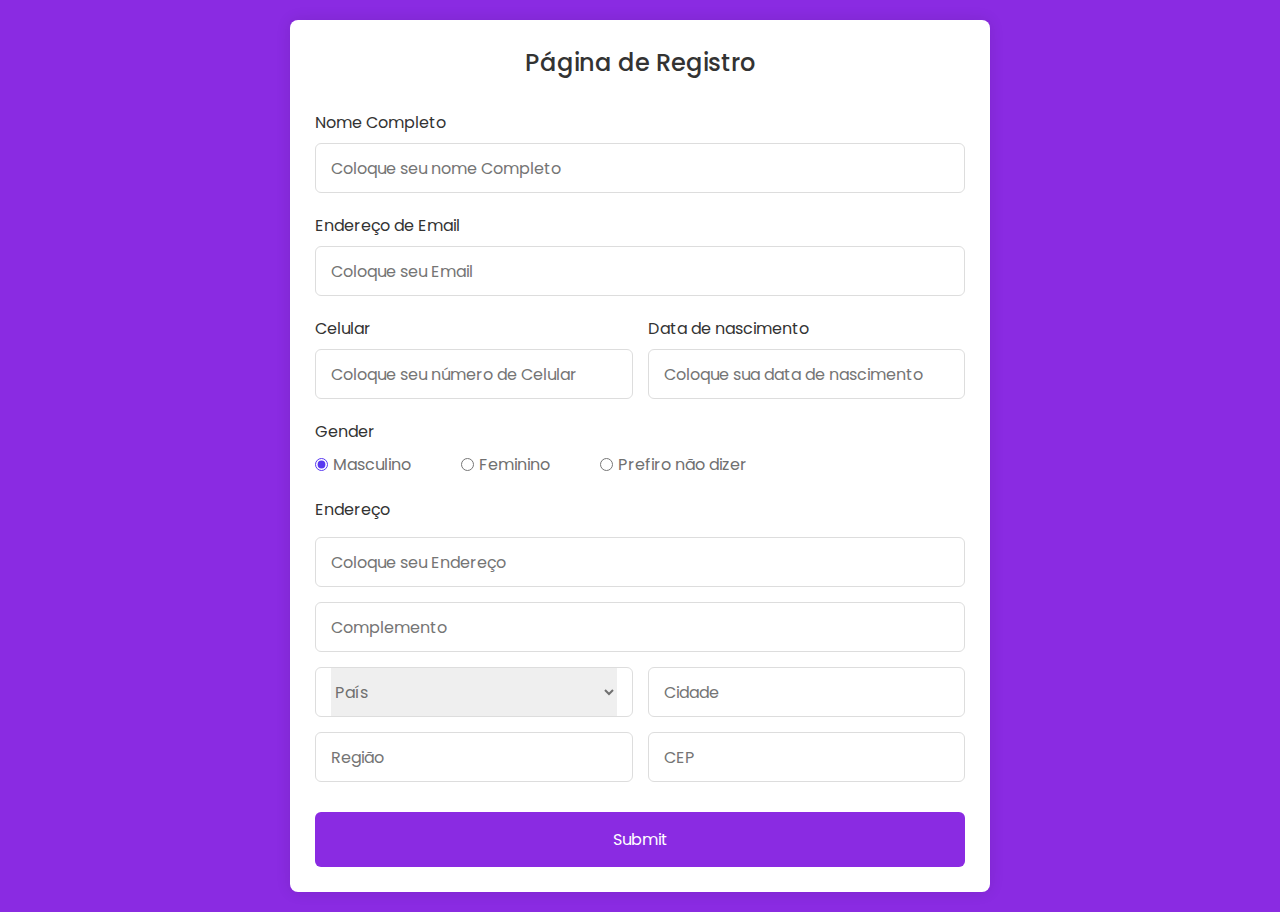
<file: Form/index.html>
<!DOCTYPE html>
<html lang="pt-br">
<head>
    <meta charset="UTF-8">
    <meta name="viewport" content="width=device-width, initial-scale=1.0">
    <link rel="stylesheet" href="css/style.css">
    <title>Formulário</title>
</head>
<body>
    <section class="container">
        <header>Página de Registro</header>
            <form action="#" class="form">
                <div class="input-box">
                    <label>Nome Completo</label>
                    <input type="text" placeholder="Coloque seu nome Completo" required>
                </div>
                <div class="input-box">
                    <label>Endereço de Email</label>
                    <input type="text" placeholder="Coloque seu Email" required>
                </div>
                <div class="column">
                    <div class="input-box">
                        <label>Celular</label>
                        <input type="number" placeholder="Coloque seu número de Celular" required>
                    </div>
                    <div class="input-box">
                        <label>Data de nascimento</label>
                        <input type="text" placeholder="Coloque sua data de nascimento">
                    </div>
                </div>
                <div class="gender-box">
                    <h3>Gender</h3>
                    <div class="gender-option">
                        <div class="gender">
                            <input type="radio" id="check-male" name="gender"  checked />
                            <label for="check">Masculino</label>
                        </div>
                        <div class="gender">
                            <input type="radio" id="check-female" name="gender" />
                            <label for="check">Feminino</label>
                        </div>
                        <div class="gender">
                            <input type="radio" id="check-other" name="gender" />
                            <label for="check">Prefiro não dizer</label>
                        </div>
                    </div>
                </div>
                <div class="input-box address">
                    <label>Endereço</label>
                    <input type="text" placeholder="Coloque seu Endereço" required>
                    <input type="text" placeholder="Complemento" required>
                    <div class="column">
                        <div class="select-box">
                            <select>
                                <option hidden>País</option>
                                <option>Brasil</option>
                                <option>Estados Unidos</option>
                                <option>Inglaterra</option>
                                <option>França</option>
                            </select>
                        </div>
                        <input type="text" placeholder="Cidade" required>
                    </div>
                    <div class="column">
                        <input type="text" placeholder="Região" required>
                        <input type="number" placeholder="CEP" required>
                    </div>
                </div> 
                <button>Submit</button>
            </form>
        </section>
    </body>
</html>
</file>
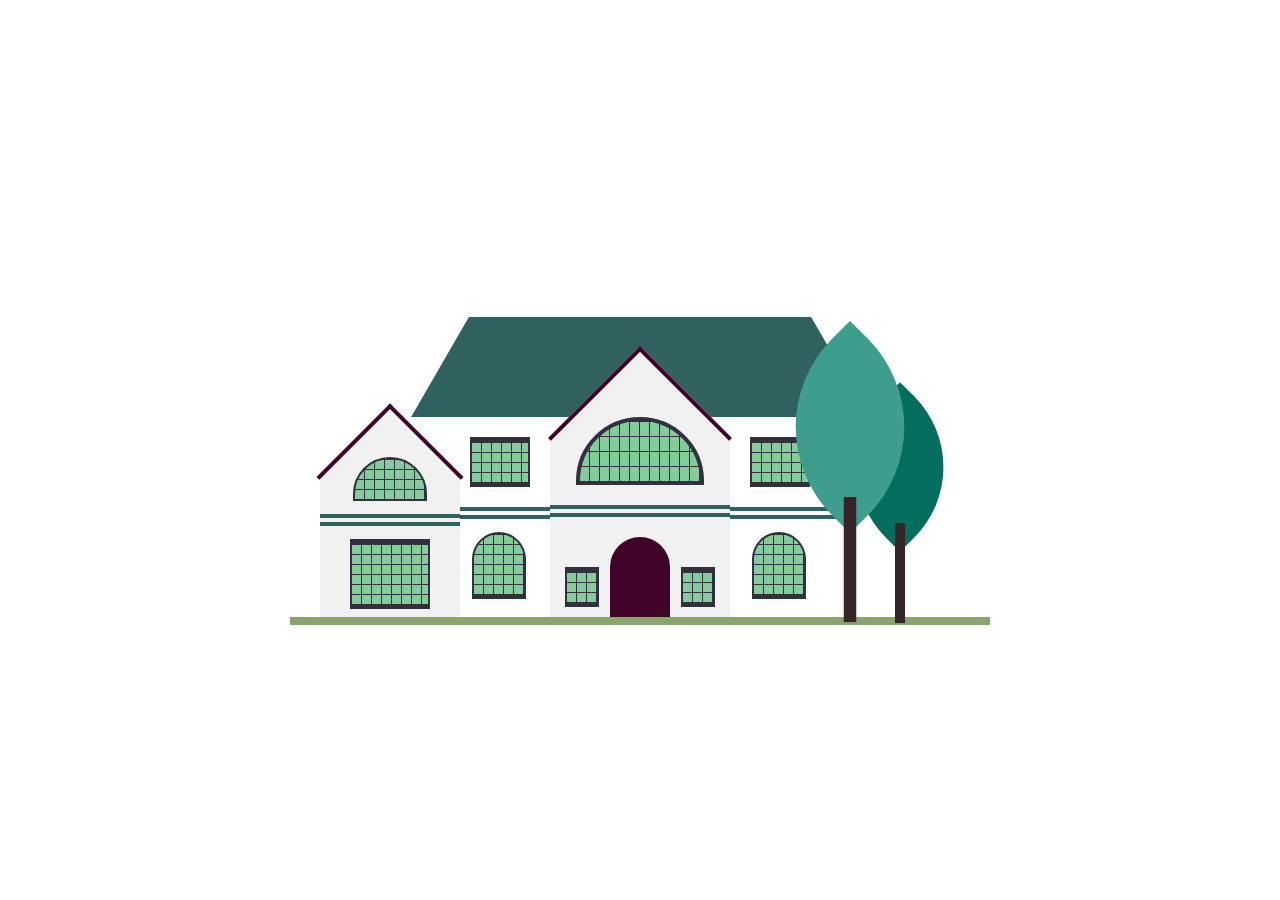
<file: House/index.html>
<!DOCTYPE html>
<html lang="en">
<head>
    <meta charset="UTF-8">
    <meta name="viewport" content="width=device-width, initial-scale=1.0">
    <title>House</title>
    <link rel="stylesheet" type="text/css" href="style/style.css">
</head>
<body>
    <div class="house">
        <div class="main">
            <div class="windows_left"></div>
            <div class="windows_right"></div>
            <div class="line adjst"></div>
            <div class="roof"></div>
            <div class="front">
                <div class="line"></div>
                <div class="door"></div>
            </div>
            <div class="side">
                <div class="line"></div>
                <div class="windows"></div>
            </div>
            <div class="tree"></div>
            <div class="tree tree2"></div>
        </div>
    </div>
</body>
</html>
</file>
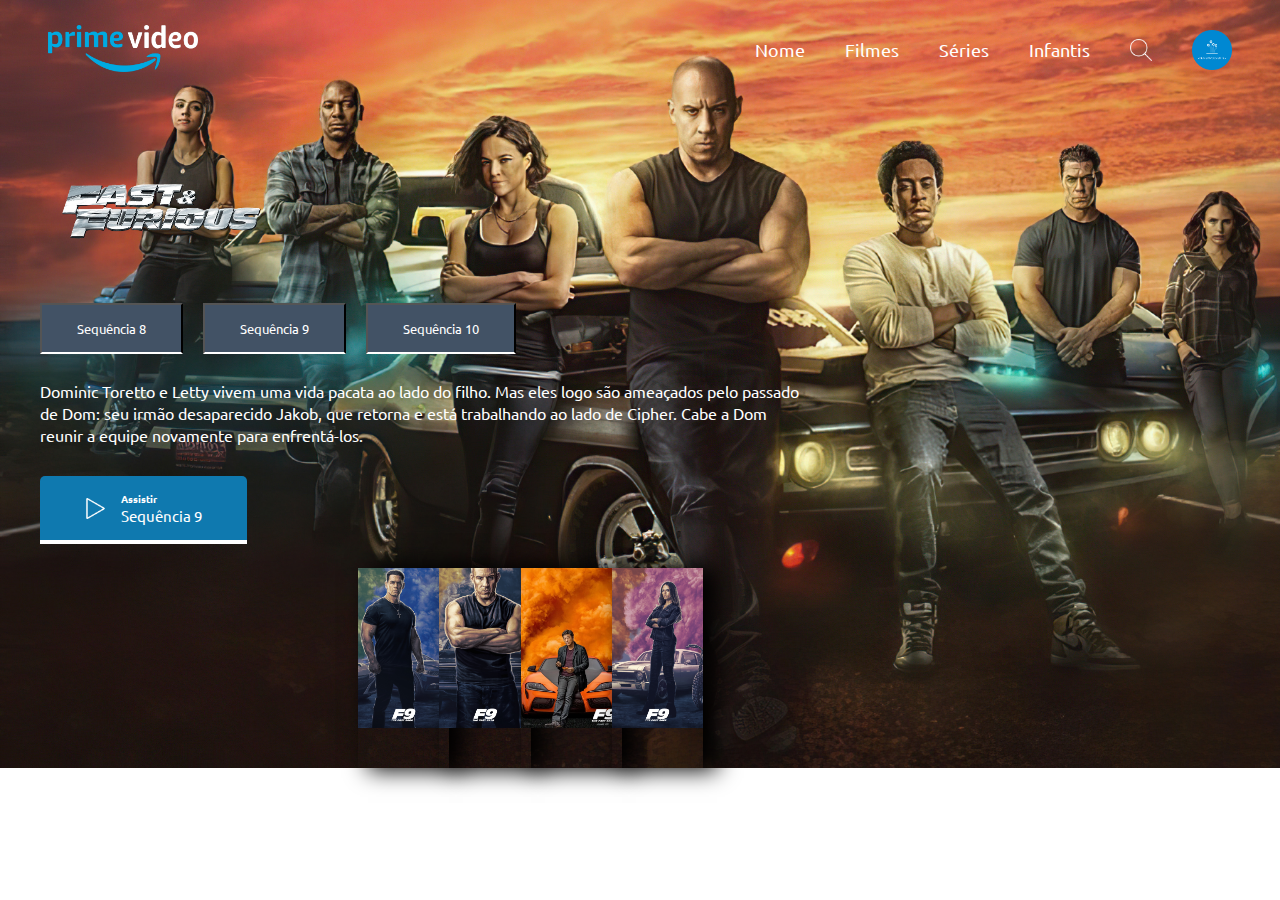
<file: TheBoys/index.html>
<!DOCTYPE html>
<html lang="pt-br">
<head>
    <meta charset="UTF-8">
    <meta name="viewport" content="width=device-width, initial-scale=1.0">
    <meta name="author" content="Milena Dias">
    <meta name="description" content="Lista">
    <meta name="keywords" content="Page,Forms,html">
    <meta http-equiv="X-UA-Compatible" content="IE=7">
    <meta http-equiv="X-UA-Compatible" content="ie-edge">
    <link rel="stylesheet" href="style.css">
    <title>Prime Video</title>
</head>
<body>
    <header>
        <a href="#"><img src="img/logo.png" alt="logo" class="logo"></a>
        <nav class="navigation">
            <ul>
                <li><a href="#">Nome</a></li>
                <li><a href="#">Filmes</a></li>
                <li><a href="#">Séries</a></li>
                <li><a href="#">Infantis</a></li>
                <img src="img/search.png" alt="pesquisa" class="search">
                <img src="img/Logo do canal.png" alt="logo do canal" class="perfil">
            </ul>
        </nav> 
    </header>
    <main>
        <section>
            <img src="img/fastandfuriouslogo-removebg-preview.png" alt="logofast" class="logofast">
            <div class="btn-box">
                <button href="#" class="btn">Sequência 8</button>
                <button href="#" class="btn">Sequência 9</button>
                <button href="#" class="btn">Sequência 10</button>
            </div>
            <p class="text">Dominic Toretto e Letty vivem uma vida pacata ao lado do filho. Mas eles logo são ameaçados pelo passado de Dom: seu irmão desaparecido Jakob, que retorna e está trabalhando ao lado de Cipher. Cabe a Dom reunir a equipe novamente para enfrentá-los.</p>
            <div class="btn-box2">
                <img src="img/botao-play.png" alt="botão play" class="play">
                <div>
                    <h6>Assistir</h6>
                    <p>Sequência 9</p>
                </div>
            </div>
        </section>
    </main>
    <footer>
        <section class="cards">
            <div class="card"><img src="img/footer1.jpg" alt="imagens"></div>
            <div class="card"><img src="img/footer2.jpg" alt="imagens"></div>
            <div class="card"><img src="img/footer3.webp" alt="imagens"></div>
            <div class="card"><img src="img/footer4.jpg" alt="imagens"></div>
        </section>
    </footer>
</body>
</html>
</file>
<file: Form/css/style.css>
@import url('https://fonts.googleapis.com/css2?family=Poppins:wght@400;500;600&display=swap');

*{
    font-family: Poppins, sans-serif;
    margin: 0;
    padding: 0;
    box-sizing: border-box;
}
body{
    min-height: 100vh;
    display: flex;
    align-items: center;
    justify-content: center;
    background-color: blueviolet;
    padding: 20px;
}
.container{
    position: relative;
    max-width: 700px;
    width: 100%;
    background: #fff ;
    padding: 25px;
    border-radius: 8px;
    box-shadow: 0 0 15px rgba(0, 0, 0, 0.1);
}
.container header{
    font-size: 1.5rem;
    color: #333;
    font-weight: 500;
    text-align: center;
}
.container .form{
    margin-top: 30px;
}

.form .input-box{
    width: 100%;
    margin-top: 20px;
}
.input-box label{
    color: #333;
}

.form :where(.input-box input, .select-box) {
    position: relative;
    height: 50px;
    width: 100%;
    outline: none;
    font-size: 1rem;
    color: #707070;
    margin-top: 8px;
    border: 1px solid #ddd;
    border-radius: 6px;
    padding:  0 15px;
}

.input-box input:focus{
    box-shadow: 0 1px 0 rgba(0, 0, 0, 0.1);
}


.form .column{
    display: flex;
    column-gap: 15px;
}

.form .gender-box{
    margin-top: 20px;
}

.gender-box h3{
    color: #333;
    font-size: 1rem;
    font-weight: 400;
    margin-bottom: 8px;
}

.form :where(.gender-option, .gender) {
    display: flex;
    align-items: center;
    column-gap: 50px;
    flex-wrap: wrap;
}

.form .gender{
    column-gap: 5px;
}

.gender input{
    accent-color: rgb(88, 56, 240);
}

.form  :where(.gender input, .gender label){
    cursor: pointer;
}

.gender label{
    color: #707070;
}


.address :where(input, .select-box){
    margin-top: 15px;
}


.select-box select{
    height: 100%;
    width: 100%;
    outline: none;
    border: none;
    color: #707070;
    font-size: 1rem;

}

.form button{
    height: 55px;
    width:100% ;
    background: blueviolet;
    color: #fff;
    font-size: 1rem;
    border: none;
    margin-top: 30px;
    cursor:pointer;
    border-radius: 6px;
    transition: all 0.2s ease;
    font-weight: 400;
}

.form button:hover{
    background-color: rgb(88, 56,240 );
}

@media screen and (max-width:500px){
    .form .column{
        flex-wrap: wrap;
    }
    .form  :where(.gender-option, .gender){
        row-gap: 15px;
    }
}
</file>
<file: House/style/style.css>
*{
    margin: 0;
    padding: 0;
    box-sizing: border-box;

}
body{
    display: flex; 
    justify-content: center;
    align-items: center;
    min-height: 100vh;
    overflow: hidden;
}
.house{
    position: relative;
    width: 700px;
    height: 350px;
    border-bottom: 8px solid #89a46f;
}
.main{
    position: absolute;
    bottom: 0;
    left: 50%;
    transform: translatex(-50%);
    width: 400px;
    height: 200px;
    background:#fff ;
}
.main::before{
    content: '';
    position: absolute;
    top: 0;
    left: 0;
    width: 100%;
    height: 10px;
}
.roof{
    position: absolute;
    top: -100px;
    height: 100px;
    width: 100%;
}
.roof::before{
    content: '';
    position: absolute;
    top: 0;
    left: 0;
    width: 60%;
    height: 100%;
    background: #2f615e;
    transform: skewX(330deg);
}
.roof::after{
    content: '';
    position: absolute;
    top: 0;
    right: 0;
    width: 60%;
    height: 100%;
    background: #2f615e;
    transform: skewX(30deg);
}
.front{
    position: absolute;
    bottom: 0;
    left: 50%;
    transform: translateX(-50%);
    width: 180px;
    height: 180px;
    background: #f1f1f1;
}
.front::before{
    content: '';
    position: absolute;
    left: 50%;
    top: -64px;
    width: 126px;
    height: 126px;
    background:#f1f1f1;
    transform: translateX(-50%) rotate(45deg);
    border-top: 4px solid #400428;
    border-left: 4px solid #400428;
}
.front::after{
    content: '';
    position: absolute;
    top: -20px;
    left: 50%;
    transform: translateX(-50%);
    width: 120px;
    height: 60px;
    background: #322f3e;
    background-image: linear-gradient(to right, transparent 10%, transparent 90%, #322f3e 90%), linear-gradient(to bottom, transparent 10%, #85cc9c 10%, #85cc9c 90%);
    background-size: 10px 15px;
    border-top-left-radius: 100px;
    border-top-right-radius: 100px;
    border: 4px solid #322f3e ;
}
.door{
    position: absolute;
    bottom: 0;
    left: 50%;
    transform: translateX(-50%);
    width: 60px;
    height: 80px;
    background: #400428;
    border-top-left-radius: 60px;
    border-top-right-radius:60px;
}
.door::before{
    content: '';
    position: absolute;
    top: 30px;
    left: -45px;
    width: 30px;
    height: 30px;
    background: #322f3e;
    background-image: linear-gradient(to right, transparent 10%, transparent 90%, #322f3e 90%), linear-gradient(to bottom, transparent 10%, #85cc9c 10%, #85cc9c 90%);
    background-size: 10px 10px;
    border: 2px solid #322f3e;
    border-top: 5px solid #322f3e;
    border-bottom: 5px solid #322f3e;
}
.door::after{
    content: '';
    position: absolute;
    top: 30px;
    right: -45px;
    width: 30px;
    height: 30px;
    background: #322f3e;
    background-image: linear-gradient(to right, transparent 10%, transparent 90%, #322f3e 90%), linear-gradient(to bottom, transparent 10%, #85cc9c 10%, #85cc9c 90%);
    background-size: 10px 10px;
    border: 2px solid #322f3e;
    border-top: 5px solid #322f3e;
    border-bottom: 5px solid #322f3e;
}
.line{
    position: absolute;
    top: 38%;
    width: 100%;
    height: 12px;
    border-top:4px solid #2f615e;
    border-bottom:4px solid #2f615e;
}
.adjst{
    top: 45%;
}
.windows_right{
    position: absolute;
    top: 20px;
    right: 30px;
    width: 60px;
    height: 50px;
    background: #322f3e;
    background-image: linear-gradient(to right, transparent 10%, transparent 90%, #322f3e 90%), linear-gradient(to bottom, transparent 10%, #85cc9c 10%, #85cc9c 90%);
    background-size: 10px 10px;
    border: 2px solid #322f3e;
    border-top: 5px solid #322f3e;
    border-bottom: 5px solid #322f3e;
}
.windows_right::before{
    content: '';
    position: absolute;
    top: 90px;
    width: 50px;
    height: 60px;
    background: #322f3e;
    background-image: linear-gradient(to right, transparent 10%, transparent 90%, #322f3e 90%), linear-gradient(to bottom, transparent 10%, #85cc9c 10%, #85cc9c 90%);
    background-size: 10px 10px;
    border: 2px solid #322f3e;
    border-bottom: 5px solid #322f3e;
    border-top-left-radius: 60px;
    border-top-right-radius:60px;
}
.windows_left{
    position: absolute;
    top: 20px;
    left: 30px;
    width: 60px;
    height: 50px;
    background: #322f3e;
    background-image: linear-gradient(to right, transparent 10%, transparent 90%, #322f3e 90%), linear-gradient(to bottom, transparent 10%, #85cc9c 10%, #85cc9c 90%);
    background-size: 10px 10px;
    border: 2px solid #322f3e;
    border-top: 5px solid #322f3e;
    border-bottom: 5px solid #322f3e;
}
.windows_left::before{
    content: '';
    position: absolute;
    top: 90px;
    width: 50px;
    height: 60px;
    background: #322f3e;
    background-image: linear-gradient(to right, transparent 10%, transparent 90%, #322f3e 90%), linear-gradient(to bottom, transparent 10%, #85cc9c 10%, #85cc9c 90%);
    background-size: 10px 10px;
    border: 2px solid #322f3e;
    border-bottom: 5px solid #322f3e;
    border-top-left-radius: 60px;
    border-top-right-radius:60px;
}
.side{
    position: absolute;
    bottom: 0;
    left: -120px;
    width: 140px;
    height: 140px;
    background: #f1f1f1;
}
.side::before{
    content: '';
    position: absolute;
    top: -52px;
    left: 50%;
    width: 100px;
    height: 100px;
    background:#f1f1f1;
    transform: translateX(-50%) rotate(45deg);
    border-top: 4px solid #400428;
    border-left: 4px solid #400428;
}
.side::after{
    content: '';
    position: absolute;
    top: -20px;
    left: 50%;
    transform: translateX(-50%);
    width: 70px;
    height: 40px;
    background: #322f3e;
    background-image: linear-gradient(to right, transparent 10%, transparent 90%, #322f3e 90%), linear-gradient(to bottom, transparent 10%, #85cc9c 10%, #85cc9c 90%);
    background-size: 10px 10px;
    border: 2px solid #322f3e;
    border-top-left-radius: 60px;
    border-top-right-radius:60px;
}
.side .line{
    transform: translateY(-16px);
}
.windows{
    position: absolute;
    top: 62px;
    left: 30px;
    width: 80px;
    height: 70px;
    background: #322f3e;
    background-image: linear-gradient(to right, transparent 10%, transparent 90%, #322f3e 90%), linear-gradient(to bottom, transparent 10%, #85cc9c 10%, #85cc9c 90%);
    background-size: 10px 10px;
    border: 2px solid #322f3e;
    border-top: 5px solid #322f3e;
    border-bottom: 5px solid #322f3e;
}
.tree{
    position: absolute;
    top: -10px;
    right: -120px;
    width: 120px;
    height: 120px;
    background: #046d5e;
    border-top-left-radius: 100px;
    border-bottom-right-radius: 100px;
    transform: rotate(315deg);
}
.tree::before{
    content: '';
    position: absolute;
    top: 85px;
    left: -20px;
    width: 10px;
    height: 100px;
    background: #352526;
    transform: rotate(45deg);
}
.tree2{
    top: -50px;
    right: -70px;
    background: #3e9d8d;
    transform: rotate(315deg) scale(1.25);
}
</file>
<file: TheBoys/style.css>
@import url('https://fonts.googleapis.com/css2?family=Ubuntu:ital,wght@0,300;0,400;0,500;0,700;1,300;1,400;1,500;1,700&display=swap');
*{
    margin: 0;
    padding: 0;
    box-sizing: border-box;
    font-family: 'Ubuntu', sans-serif;
    list-style: none;
    text-decoration: none;
}
    .ubuntu-light {
            font-family: "Ubuntu", sans-serif;
            font-weight: 300;
            font-style: normal;
        }
        
        .ubuntu-light-italic {
            font-family: "Ubuntu", sans-serif;
            font-weight: 300;
            font-style: italic;
        }
        
        .ubuntu-regular {
            font-family: "Ubuntu", sans-serif;
                font-weight: 400;
                font-style: normal;
        }
        
        .ubuntu-regular-italic {
            font-family: "Ubuntu", sans-serif;
            font-weight: 400;
            font-style: italic;
        }
        
        .ubuntu-medium {
            font-family: "Ubuntu", sans-serif;
            font-weight: 500;
            font-style: normal;
        }
        
        .ubuntu-medium-italic {
            font-family: "Ubuntu", sans-serif;
            font-weight: 500;
            font-style: italic;
        }
        
        .ubuntu-bold {
            font-family: "Ubuntu", sans-serif;
            font-weight: 700;
            font-style: normal;
        }
        
        .ubuntu-bold-italic {
            font-family: "Ubuntu", sans-serif;
            font-weight: 700;
            font-style: italic;
        }
body{
    background: url('img/bg.jpg');
    background-repeat: no-repeat;
    background-size: cover;
    overflow: hidden;
}
header{
    display: flex;
    align-items: center;
    justify-content: space-between;
    padding: 25px 48px;
}
.logo{
    width: 150px;
}
.navigation ul{
    display: flex;
    align-items: center;
    gap: 40px;
}
.navigation ul li a{
    color: #fff;
    font-size: 18px;
    padding-bottom: 5px;
    border-bottom: 2px solid transparent;
    transition: all .6s;
}
.navigation ul li a:hover{
    border-bottom: 2px solid #138ecc
}
.navigation .search{
    width: 22px;
    cursor: pointer;
    filter: invert(1);
}
.navigation .perfil{
    width: 40px;
    cursor: pointer;
}
main{
    display: flex;
    align-items: center;
    justify-content: center;
    max-width: 50em;
    margin-top: 1.5em;
}
main section{
    display: flex;
    flex-direction: column;
    align-items: flex-start;
    margin-left: 2.5em;
}
main section .logofast{
    width: 15em;
    margin: 3em 0;
}
main section .btn-box{
    display: flex;
    align-items: center;
    gap: 20px;
}
.btn-box .btn{
    padding: 15px 35px;
    background-color: #425265;
    color: #fff;
    margin-bottom: 2em;
    border-bottom: 2px solid #fff;
    transition: all .3s;
}
.btn-box .btn:hover{
    background: #2d3846;
}
.btn-box .btn:focus{
    background: #2d3846;
}
main section .text{
    color: #fff;
    line-height: 22px;
}
.btn-box2{
    display: flex;
    align-items: center;
    gap: 15px;
    padding: 15px 45px;
    border-radius: 5px 5px 0 0;
    margin-top: 2em;
    font-size: 15px;
    color: #fff;
    border-bottom: 4px solid #fff;
    background: #0f79af;
    transition: all .3s;
}
.btn-box2:hover{
    background: #138ecc;
}
.btn-box2 .play{
    width: 1.4em;
    filter: invert(1);
}
footer .cards{
    display: flex;
    flex-flow: row;
    align-items: center;  
    margin-left: 23em;
    margin-top: 1.5em;
}
.cards .card{
    height: 200px;
    max-width: 250px;
    box-shadow: 12px 0px 22px 2px black;
    margin-left: -10px;
    cursor: pointer;
    transition: all 0.25s ease-in-out;
    overflow: hidden;
}
.cards .card img{
    width: 100%;
    height: 80%;
    object-fit: cover;
}
.cards .card:hover{
    transform: translateY(-13px) rotate(3deg);
}
.cards .card:hover ~ .card{
    transform: translateX(100px);
}
</file>
